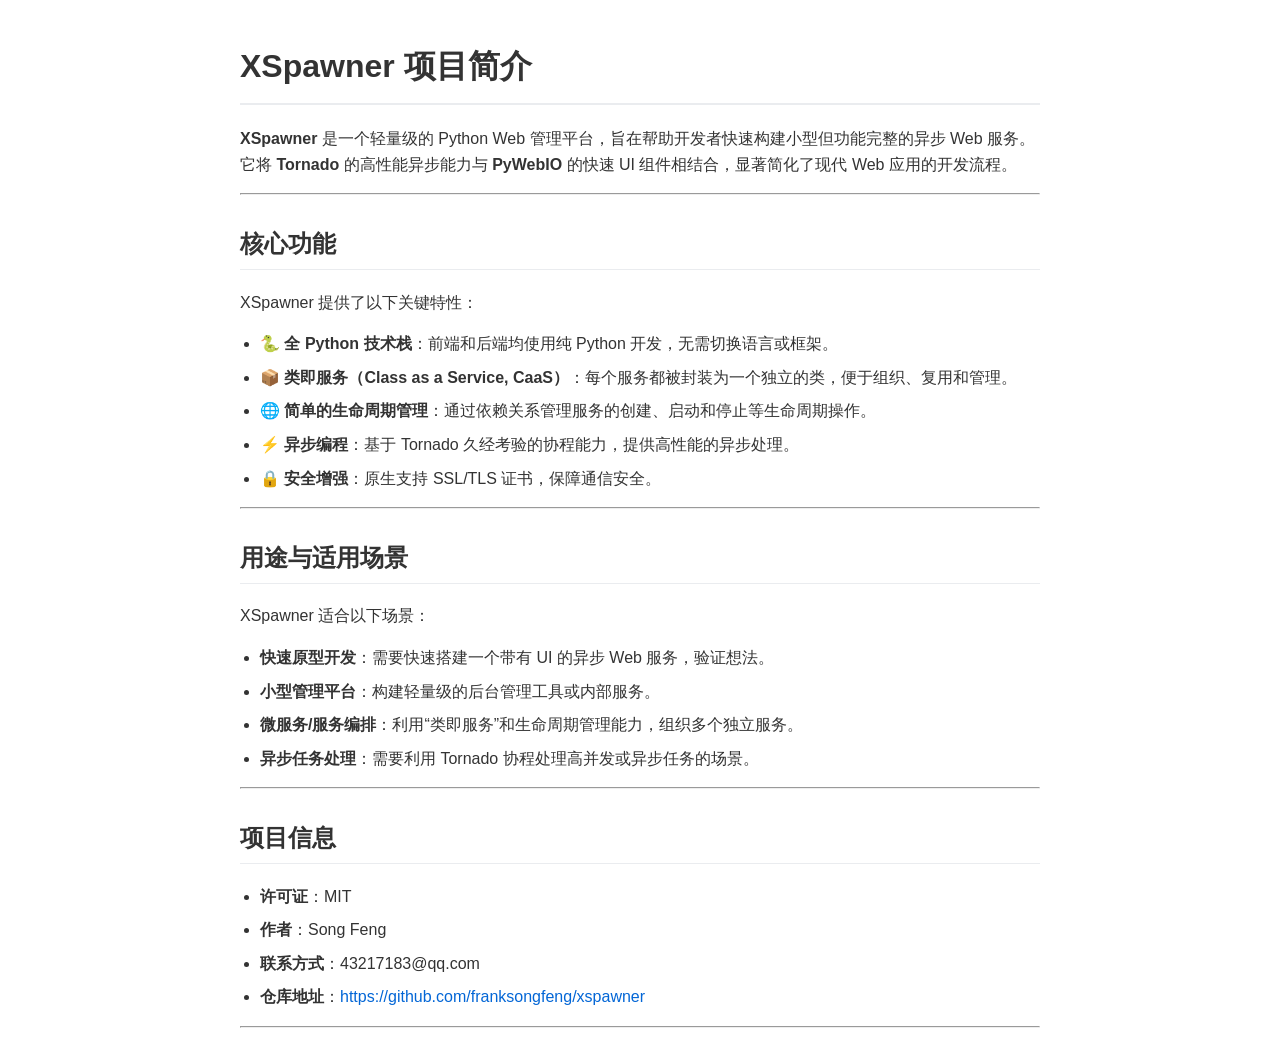
<file: xspawner/static/index.html>
<!DOCTYPE html>
<html lang="zh-CN">
<head>
    <meta charset="UTF-8">
    <meta name="viewport" content="width=device-width, initial-scale=1.0">
    <title>XSpawner 项目简介</title>
    <style>
        body {
            font-family: -apple-system, BlinkMacSystemFont, "Segoe UI", Roboto, Helvetica, Arial, sans-serif;
            line-height: 1.6;
            max-width: 800px;
            margin: 0 auto;
            padding: 20px;
            color: #333;
        }
        h1 {
            border-bottom: 2px solid #eaecef;
            padding-bottom: 10px;
        }
        h2 {
            margin-top: 30px;
            border-bottom: 1px solid #eaecef;
            padding-bottom: 5px;
        }
        code {
            background-color: #f6f8fa;
            padding: 2px 4px;
            border-radius: 4px;
            font-family: SFMono-Regular, Consolas, "Liberation Mono", Menlo, monospace;
            font-size: 85%;
        }
        ul {
            padding-left: 20px;
        }
        li {
            margin-bottom: 8px;
        }
        a {
            color: #0366d6;
            text-decoration: none;
        }
        a:hover {
            text-decoration: underline;
        }
    </style>
</head>
<body>

    <h1>XSpawner 项目简介</h1>

    <p><strong>XSpawner</strong> 是一个轻量级的 Python Web 管理平台，旨在帮助开发者快速构建小型但功能完整的异步 Web 服务。它将 <strong>Tornado</strong> 的高性能异步能力与 <strong>PyWebIO</strong> 的快速 UI 组件相结合，显著简化了现代 Web 应用的开发流程。</p>

    <hr>

    <h2>核心功能</h2>
    <p>XSpawner 提供了以下关键特性：</p>
    <ul>
        <li><strong>🐍 全 Python 技术栈</strong>：前端和后端均使用纯 Python 开发，无需切换语言或框架。</li>
        <li><strong>📦 类即服务（Class as a Service, CaaS）</strong>：每个服务都被封装为一个独立的类，便于组织、复用和管理。</li>
        <li><strong>🌐 简单的生命周期管理</strong>：通过依赖关系管理服务的创建、启动和停止等生命周期操作。</li>
        <li><strong>⚡ 异步编程</strong>：基于 Tornado 久经考验的协程能力，提供高性能的异步处理。</li>
        <li><strong>🔒 安全增强</strong>：原生支持 SSL/TLS 证书，保障通信安全。</li>
    </ul>

    <hr>

    <h2>用途与适用场景</h2>
    <p>XSpawner 适合以下场景：</p>
    <ul>
        <li><strong>快速原型开发</strong>：需要快速搭建一个带有 UI 的异步 Web 服务，验证想法。</li>
        <li><strong>小型管理平台</strong>：构建轻量级的后台管理工具或内部服务。</li>
        <li><strong>微服务/服务编排</strong>：利用“类即服务”和生命周期管理能力，组织多个独立服务。</li>
        <li><strong>异步任务处理</strong>：需要利用 Tornado 协程处理高并发或异步任务的场景。</li>
    </ul>

    <hr>

    <h2>项目信息</h2>
    <ul>
        <li><strong>许可证</strong>：MIT</li>
        <li><strong>作者</strong>：Song Feng</li>
        <li><strong>联系方式</strong>：43217183@qq.com</li>
        <li><strong>仓库地址</strong>：<a href="https://github.com/franksongfeng/xspawner" target="_blank" rel="noopener">https://github.com/franksongfeng/xspawner</a></li>
    </ul>

    <hr>


</body>
</html>
</file>
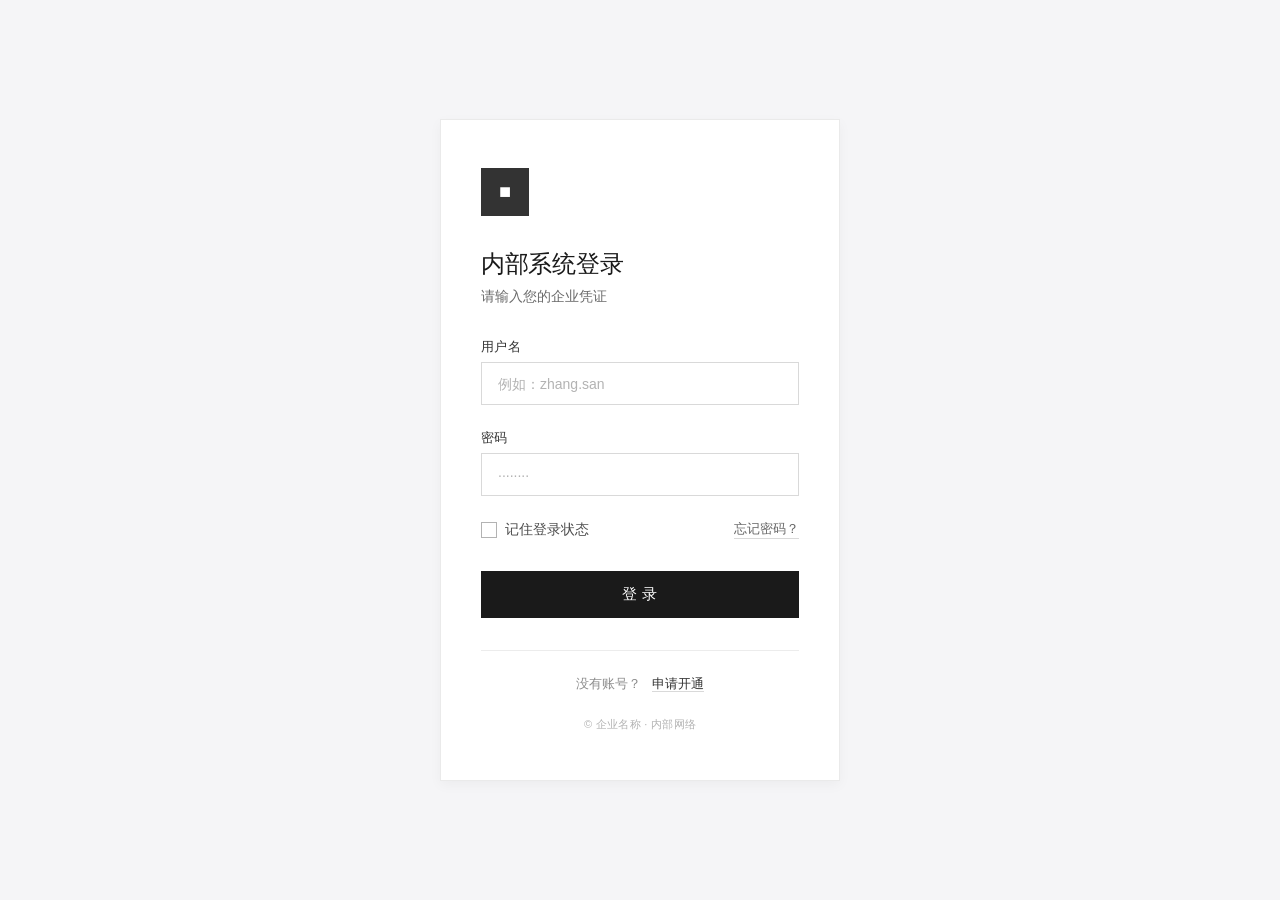
<file: xspawner/login.html>
<!DOCTYPE html>
<html lang="zh-CN">
<head>
    <meta charset="UTF-8">
    <meta name="viewport" content="width=device-width, initial-scale=1.0">
    <title>企业登录 · 内部系统</title>
    <style>
        /* 黑白灰企业风格 - 极简、专业、克制 */
        * {
            margin: 0;
            padding: 0;
            box-sizing: border-box;
            font-family: -apple-system, BlinkMacSystemFont, 'Segoe UI', Roboto, 'Helvetica Neue', Arial, sans-serif;
        }

        body {
            background-color: #f5f5f7;  /* 极浅灰背景 */
            min-height: 100vh;
            display: flex;
            align-items: center;
            justify-content: center;
            padding: 20px;
        }

        /* 登录卡片 - 纯白，极简阴影 */
        .login-container {
            background: #ffffff;
            border: 1px solid #eaeaea;
            box-shadow: 0 4px 12px rgba(0, 0, 0, 0.04);
            padding: 48px 40px;
            width: 100%;
            max-width: 400px;
            transition: box-shadow 0.2s ease;
        }

        .login-container:hover {
            box-shadow: 0 8px 24px rgba(0, 0, 0, 0.06);
        }

        /* Logo/图标区域 - 可选 */
        .logo-area {
            width: 48px;
            height: 48px;
            background: #333;
            margin-bottom: 32px;
            display: flex;
            align-items: center;
            justify-content: center;
            color: white;
            font-weight: 500;
            font-size: 20px;
        }

        /* 标题 */
        .login-header {
            margin-bottom: 32px;
        }

        .login-header h2 {
            color: #1a1a1a;
            font-size: 24px;
            font-weight: 500;
            letter-spacing: -0.3px;
            margin-bottom: 8px;
        }

        .login-header p {
            color: #6b6b6b;
            font-size: 14px;
            font-weight: 400;
        }

        /* 表单组 */
        .form-group {
            margin-bottom: 24px;
        }

        .form-group label {
            display: block;
            margin-bottom: 6px;
            color: #333;
            font-size: 13px;
            font-weight: 500;
            text-transform: uppercase;
            letter-spacing: 0.3px;
        }

        /* 输入框 - 极简边框 */
        .form-group input {
            width: 100%;
            padding: 12px 16px;
            background-color: #ffffff;
            border: 1px solid #d9d9d9;
            border-radius: 0;  /* 直角，更显硬朗 */
            font-size: 15px;
            color: #1a1a1a;
            transition: border 0.15s ease;
            outline: none;
        }

        .form-group input:hover {
            border-color: #a6a6a6;
        }

        .form-group input:focus {
            border-color: #000000;
            box-shadow: none;
        }

        .form-group input::placeholder {
            color: #b3b3b3;
            font-size: 14px;
            font-weight: 300;
        }

        /* 选项行 */
        .form-options {
            display: flex;
            justify-content: space-between;
            align-items: center;
            margin-bottom: 32px;
        }

        /* 记住我 - 自定义复选框 */
        .remember-me {
            display: flex;
            align-items: center;
            gap: 8px;
            color: #4d4d4d;
            font-size: 14px;
            cursor: pointer;
            user-select: none;
        }

        .remember-me input[type="checkbox"] {
            width: 16px;
            height: 16px;
            border: 1px solid #b3b3b3;
            background: white;
            cursor: pointer;
            accent-color: #333;  /* 仅部分浏览器支持 */
            -webkit-appearance: none;
            -moz-appearance: none;
            appearance: none;
            position: relative;
        }

        /* 自定义复选框选中状态 */
        .remember-me input[type="checkbox"]:checked {
            background-color: #333;
            border-color: #333;
        }

        .remember-me input[type="checkbox"]:checked::after {
            content: '';
            position: absolute;
            left: 4px;
            top: 1px;
            width: 6px;
            height: 10px;
            border: solid white;
            border-width: 0 2px 2px 0;
            transform: rotate(45deg);
        }

        .remember-me input[type="checkbox"]:focus {
            outline: none;
            border-color: #000;
        }

        /* 忘记密码链接 */
        .forgot-password {
            color: #666;
            text-decoration: none;
            font-size: 13px;
            border-bottom: 1px solid #d9d9d9;
            line-height: 1.4;
            transition: all 0.15s ease;
        }

        .forgot-password:hover {
            color: #000;
            border-bottom-color: #000;
        }

        /* 登录按钮 - 深色 */
        .login-btn {
            width: 100%;
            padding: 14px;
            background-color: #1a1a1a;
            border: none;
            color: white;
            font-size: 15px;
            font-weight: 500;
            letter-spacing: 0.5px;
            cursor: pointer;
            transition: background-color 0.2s ease;
            border-radius: 0;
        }

        .login-btn:hover {
            background-color: #333;
        }

        .login-btn:active {
            background-color: #0f0f0f;
        }

        .login-btn:disabled {
            background-color: #b3b3b3;
            cursor: not-allowed;
        }

        /* 注册链接区域 */
        .register-link {
            text-align: center;
            margin-top: 32px;
            padding-top: 24px;
            border-top: 1px solid #ececec;
            color: #8c8c8c;
            font-size: 13px;
        }

        .register-link a {
            color: #333;
            text-decoration: none;
            font-weight: 500;
            margin-left: 8px;
            border-bottom: 1px solid #d9d9d9;
        }

        .register-link a:hover {
            color: #000;
            border-bottom-color: #000;
        }

        /* 提示消息 - 极简风格 */
        .message {
            padding: 12px 16px;
            margin-bottom: 24px;
            font-size: 13px;
            line-height: 1.5;
            border: 1px solid;
            display: none;
        }

        .message.error {
            display: block;
            background-color: #fafafa;
            color: #c00;
            border-color: #e5e5e5;
            border-left: 3px solid #c00;
        }

        .message.success {
            display: block;
            background-color: #fafafa;
            color: #2c6b2c;
            border-color: #e5e5e5;
            border-left: 3px solid #2c6b2c;
        }

        /* 分隔线装饰（可选） */
        .divider {
            margin: 24px 0;
            height: 1px;
            background: #ececec;
        }

        /* 底部版权 */
        .footer-note {
            margin-top: 24px;
            text-align: center;
            color: #b3b3b3;
            font-size: 11px;
            letter-spacing: 0.3px;
        }

        /* 响应式 */
        @media (max-width: 480px) {
            .login-container {
                padding: 32px 24px;
            }
            
            .login-header h2 {
                font-size: 22px;
            }
            
            .logo-area {
                width: 40px;
                height: 40px;
                font-size: 18px;
            }
        }
    </style>
</head>
<body>
    <div class="login-container">
        <!-- 简洁的几何Logo（可选，可替换为实际企业标识） -->
        <div class="logo-area">
            ■
        </div>

        <div class="login-header">
            <h2>内部系统登录</h2>
            <p>请输入您的企业凭证</p>
        </div>

        <!-- 动态消息容器 -->
        <div id="messageContainer" class="message"></div>

        <form id="loginForm" onsubmit="handleLogin(event)">
            <div class="form-group">
                <label for="username">用户名</label>
                <input 
                    type="text" 
                    id="username" 
                    name="username" 
                    placeholder="例如：zhang.san" 
                    required
                    autocomplete="username"
                >
            </div>

            <div class="form-group">
                <label for="password">密码</label>
                <input 
                    type="password" 
                    id="password" 
                    name="password" 
                    placeholder="········" 
                    required
                    autocomplete="current-password"
                >
            </div>

            <div class="form-options">
                <label class="remember-me">
                    <input type="checkbox" id="remember" name="remember">
                    <span>记住登录状态</span>
                </label>
                <a href="#" class="forgot-password" onclick="alert('请联系IT部门重置密码\ninternal-sso@company.com')">忘记密码？</a>
            </div>

            <button type="submit" class="login-btn" id="loginBtn">登 录</button>

            <div class="register-link">
                没有账号？
                <a href="#" onclick="alert('请与HR部门联系开通权限')">申请开通</a>
            </div>
            
            <div class="footer-note">
                © 企业名称 · 内部网络
            </div>
        </form>
    </div>

    <script>
        (function() {
            // DOM 元素
            const form = document.getElementById('loginForm');
            const usernameInput = document.getElementById('username');
            const passwordInput = document.getElementById('password');
            const rememberCheckbox = document.getElementById('remember');
            const loginBtn = document.getElementById('loginBtn');
            const messageContainer = document.getElementById('messageContainer');

            // 工具函数：显示消息
            function showMessage(text, type = 'error') {
                messageContainer.textContent = text;
                messageContainer.className = 'message ' + type;  // error 或 success
                
                // 自动滚动到消息处
                messageContainer.scrollIntoView({ behavior: 'smooth', block: 'nearest' });
                
                // 成功消息3秒后自动清除（可选）
                if (type === 'success') {
                    setTimeout(() => {
                        if (messageContainer.classList.contains('success')) {
                            messageContainer.className = 'message';
                            messageContainer.textContent = '';
                        }
                    }, 3000);
                }
            }

            // 清除消息
            function clearMessage() {
                messageContainer.className = 'message';
                messageContainer.textContent = '';
            }

            // 设置加载状态
            function setLoading(isLoading) {
                if (isLoading) {
                    loginBtn.textContent = '登录中...';
                    loginBtn.disabled = true;
                } else {
                    loginBtn.textContent = '登 录';
                    loginBtn.disabled = false;
                }
            }

            // 模拟登录验证（企业环境通常会走API）
            function mockLogin(username, password) {
                return new Promise((resolve, reject) => {
                    setTimeout(() => {
                        // 严格的企业验证逻辑（演示用）
                        if (username === 'admin' && password === 'Admin@2024') {
                            resolve({ success: true, role: 'admin', name: '管理员' });
                        } else if (username === 'zhang.san' && password === 'Zhang@123') {
                            resolve({ success: true, role: 'employee', name: '张三' });
                        } else if (username === 'li.si' && password === 'Li@456') {
                            resolve({ success: true, role: 'employee', name: '李四' });
                        } else if (username === '' || password === '') {
                            reject(new Error('用户名和密码不能为空'));
                        } else {
                            reject(new Error('用户名或密码错误，请重新输入'));
                        }
                    }, 800);  // 模拟网络延迟
                });
            }

            // 登录处理
            async function handleLogin(event) {
                event.preventDefault();
                clearMessage();

                // 获取并清理输入
                const username = usernameInput.value.trim();
                const password = passwordInput.value;
                const remember = rememberCheckbox.checked;

                // 客户端基础验证
                if (!username) {
                    showMessage('请输入用户名', 'error');
                    usernameInput.focus();
                    return;
                }

                if (!password) {
                    showMessage('请输入密码', 'error');
                    passwordInput.focus();
                    return;
                }

                // 可选的密码复杂度提示（企业规范）
                if (password.length < 6) {
                    showMessage('密码长度至少为6位', 'error');
                    return;
                }

                // 开始登录请求
                setLoading(true);
                
                try {
                    const result = await mockLogin(username, password);
                    
                    // 登录成功
                    if (result.success) {
                        showMessage(`欢迎回来，${result.name}。登录成功`, 'success');
                        
                        // 处理"记住我"（实际应用应存储token）
                        if (remember) {
                            // 示例：保存最后登录用户（实际应保存加密token）
                            localStorage.setItem('lastUsername', username);
                        } else {
                            localStorage.removeItem('lastUsername');
                        }
                        
                        // 模拟跳转（实际应 window.location.href = '/dashboard'）
                        console.log('登录成功，用户信息：', result);
                        
                        // 可选：延迟后重置按钮（演示用）
                        setTimeout(() => {
                            setLoading(false);
                        }, 1500);
                    }
                } catch (error) {
                    // 登录失败
                    showMessage(error.message, 'error');
                    setLoading(false);
                    
                    // 失败后清空密码（企业安全规范）
                    passwordInput.value = '';
                    passwordInput.focus();
                }
            }

            // 绑定事件
            form.addEventListener('submit', handleLogin);

            // 输入时清除错误（提升体验）
            usernameInput.addEventListener('input', clearMessage);
            passwordInput.addEventListener('input', clearMessage);

            // 页面加载时，如果有记住的用户名，可以填充（可选）
            window.addEventListener('load', () => {
                const savedUser = localStorage.getItem('lastUsername');
                if (savedUser) {
                    usernameInput.value = savedUser;
                    rememberCheckbox.checked = true;
                    passwordInput.focus();  // 自动聚焦到密码框
                }
            });

            // 添加键盘快捷键提示（Ctrl+Enter 快速登录 - 可选）
            document.addEventListener('keydown', (e) => {
                if ((e.ctrlKey || e.metaKey) && e.key === 'Enter') {
                    e.preventDefault();
                    handleLogin(new Event('submit'));
                }
            });
        })();
    </script>
</body>
</html>
</file>
